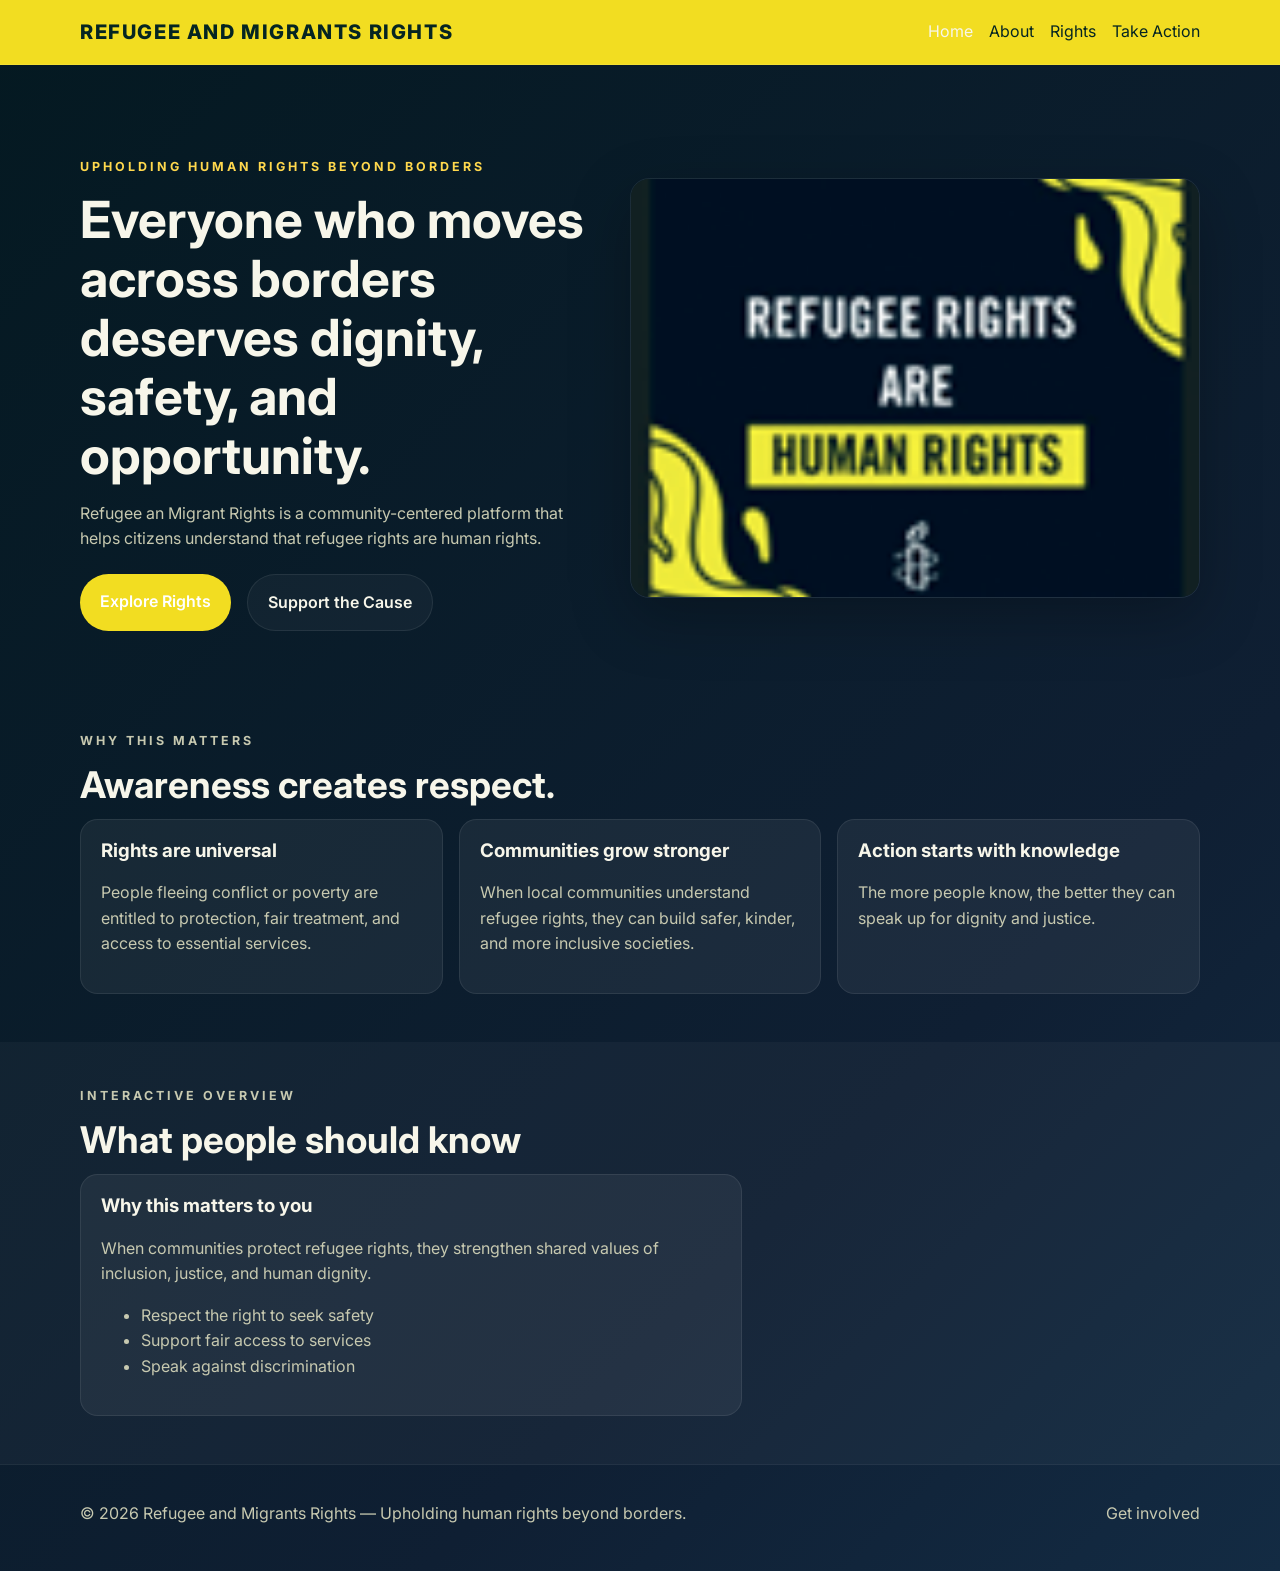
<file: index.html>
<!DOCTYPE html>
<html lang="en">
  <head>
    <meta charset="UTF-8" />
    <meta name="viewport" content="width=device-width, initial-scale=1.0" />
    <title>Refugee and Migrants Rights | Refugee Rights</title>
    <meta
      name="description"
      content="Refugee and Migrants Rights raises awareness that people who migrate from difficult countries have rights, just like local communities."
    />
    <link rel="preconnect" href="https://fonts.googleapis.com" />
    <link rel="preconnect" href="https://fonts.gstatic.com" crossorigin />
    <link
      href="https://fonts.googleapis.com/css2?family=Inter:wght@400;500;600;700;800&display=swap"
      rel="stylesheet"
    />
    <link rel="stylesheet" href="styles.css" />
  </head>
  <body>
    <header class="site-header">
      <div class="container nav-bar">
        <a class="brand" href="index.html">Refugee and Migrants Rights</a>
        <nav class="nav-links" aria-label="Primary Navigation">
          <a href="index.html" class="active">Home</a>
          <a href="about.html">About</a>
          <a href="rights.html">Rights</a>
          <a href="contact.html">Take Action</a>
        </nav>
      </div>
    </header>

    <main>
      <section class="hero">
        <div class="container hero-grid">
          <div class="hero-copy">
            <p class="eyebrow">Upholding human rights beyond borders</p>
            <h1>Everyone who moves across borders deserves dignity, safety, and opportunity.</h1>
            <p class="lead">
              Refugee an Migrant Rights is a community-centered platform that helps citizens understand that refugee rights are human rights.
            </p>
            <div class="hero-actions">
              <a class="button button-primary" href="rights.html">Explore Rights</a>
              <a class="button button-secondary" href="contact.html">Support the Cause</a>
            </div>
          </div>
          <div class="hero-visual">
            <div class="hero-image-wrap">
              <img class="hero-layer blur-layer" src="assets/hero-annex.png.png" alt="" aria-hidden="true" />
              <img class="hero-layer sharp-layer" src="assets/hero-annex.png.png" alt="Refugee rights visual" />
            </div>
          </div>
        </div>
      </section>

      <section class="section">
        <div class="container">
          <div class="section-heading">
            <p class="eyebrow">Why this matters</p>
            <h2>Awareness creates respect.</h2>
          </div>
          <div class="cards">
            <article class="card">
              <h3>Rights are universal</h3>
              <p>People fleeing conflict or poverty are entitled to protection, fair treatment, and access to essential services.</p>
            </article>
            <article class="card">
              <h3>Communities grow stronger</h3>
              <p>When local communities understand refugee rights, they can build safer, kinder, and more inclusive societies.</p>
            </article>
            <article class="card">
              <h3>Action starts with knowledge</h3>
              <p>The more people know, the better they can speak up for dignity and justice.</p>
            </article>
          </div>
        </div>
      </section>

      <section class="section section-alt">
        <div class="container">
          <div class="section-heading">
            <p class="eyebrow">Interactive overview</p>
            <h2>What people should know</h2>
          </div>
          <div class="interactive-panel">
            <div class="info-card">
              <h3>Why this matters to you</h3>
              <p>When communities protect refugee rights, they strengthen shared values of inclusion, justice, and human dignity.</p>
              <ul>
                <li>Respect the right to seek safety</li>
                <li>Support fair access to services</li>
                <li>Speak against discrimination</li>
              </ul>
            </div>
          </div>
        </div>
      </section>

    </main>

    <footer class="site-footer">
      <div class="container footer-content">
        <p>© 2026 Refugee and Migrants Rights — Upholding human rights beyond borders.</p>
        <a href="contact.html">Get involved</a>
      </div>
    </footer>

    <script src="script.js"></script>
    <script>
      if ('serviceWorker' in navigator) {
        navigator.serviceWorker.register('sw.js').catch((error) => {
          console.warn('Service Worker registration failed:', error);
        });
      }
    </script>
  </body>
</html>
</file>
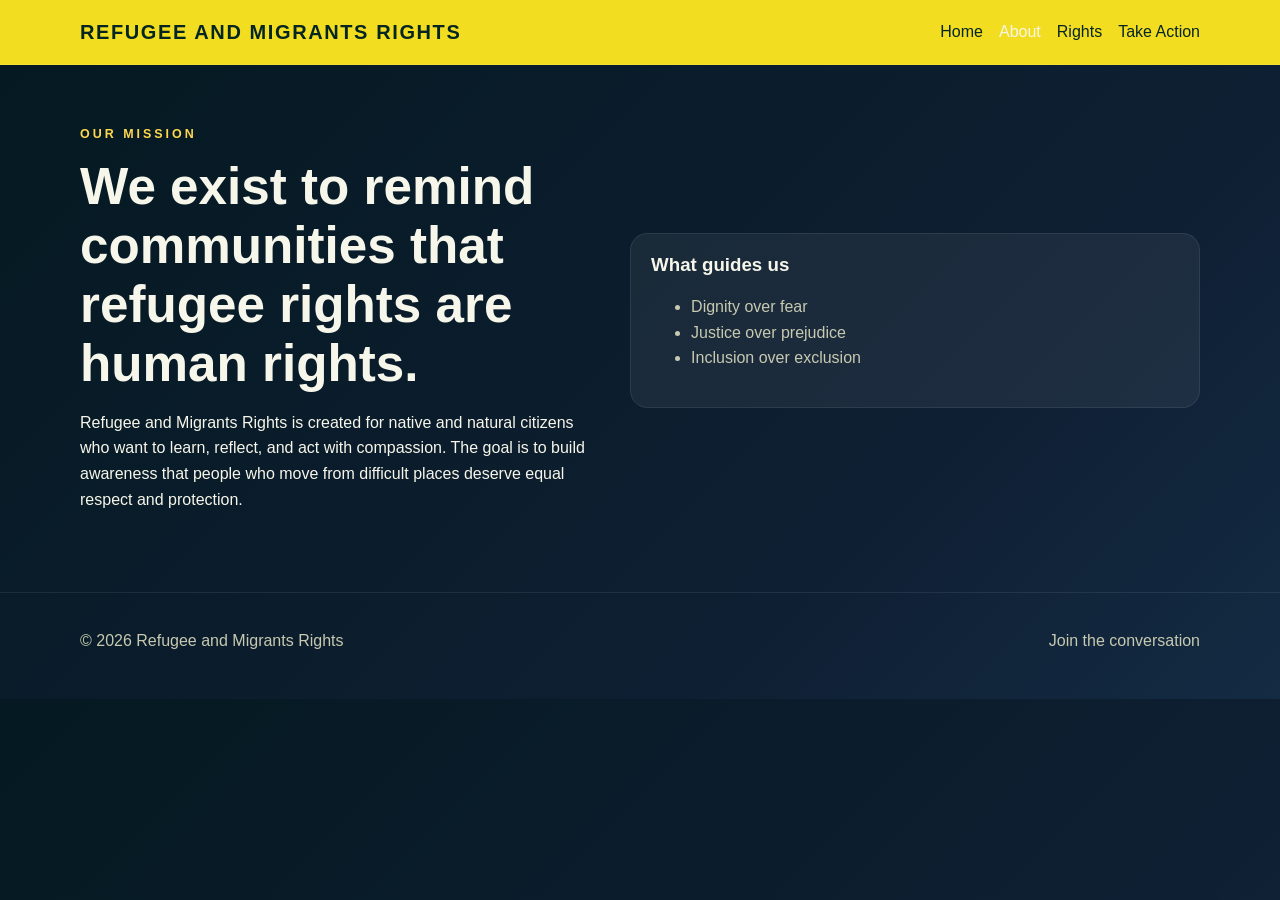
<file: about.html>
<!DOCTYPE html>
<html lang="en">
  <head>
    <meta charset="UTF-8" />
    <meta name="viewport" content="width=device-width, initial-scale=1.0" />
    <title>About Refugee and Migrants Rights</title>
    <link rel="stylesheet" href="styles.css" />
  </head>
  <body>
    <header class="site-header">
      <div class="container nav-bar">
        <a class="brand" href="index.html">Refugee and Migrants Rights</a>
        <nav class="nav-links">
          <a href="index.html">Home</a>
          <a href="about.html" class="active">About</a>
          <a href="rights.html">Rights</a>
          <a href="contact.html">Take Action</a>
        </nav>
      </div>
    </header>

    <main class="page-content">
      <div class="container content-grid">
        <section>
          <p class="eyebrow">Our mission</p>
          <h1>We exist to remind communities that refugee rights are human rights.</h1>
          <p>
            Refugee and Migrants Rights is created for native and natural citizens who want to learn, reflect, and act with compassion. The goal is to build awareness that people who move from difficult places deserve equal respect and protection.
          </p>
        </section>
        <aside class="info-card">
          <h3>What guides us</h3>
          <ul>
            <li>Dignity over fear</li>
            <li>Justice over prejudice</li>
            <li>Inclusion over exclusion</li>
          </ul>
        </aside>
      </div>
    </main>

    <footer class="site-footer">
      <div class="container footer-content">
        <p>© 2026 Refugee and Migrants Rights</p>
        <a href="contact.html">Join the conversation</a>
      </div>
    </footer>
    <script>
      if ('serviceWorker' in navigator) {
        navigator.serviceWorker.register('sw.js').catch((error) => {
          console.warn('Service Worker registration failed:', error);
        });
      }
    </script>
  </body>
</html>
</file>
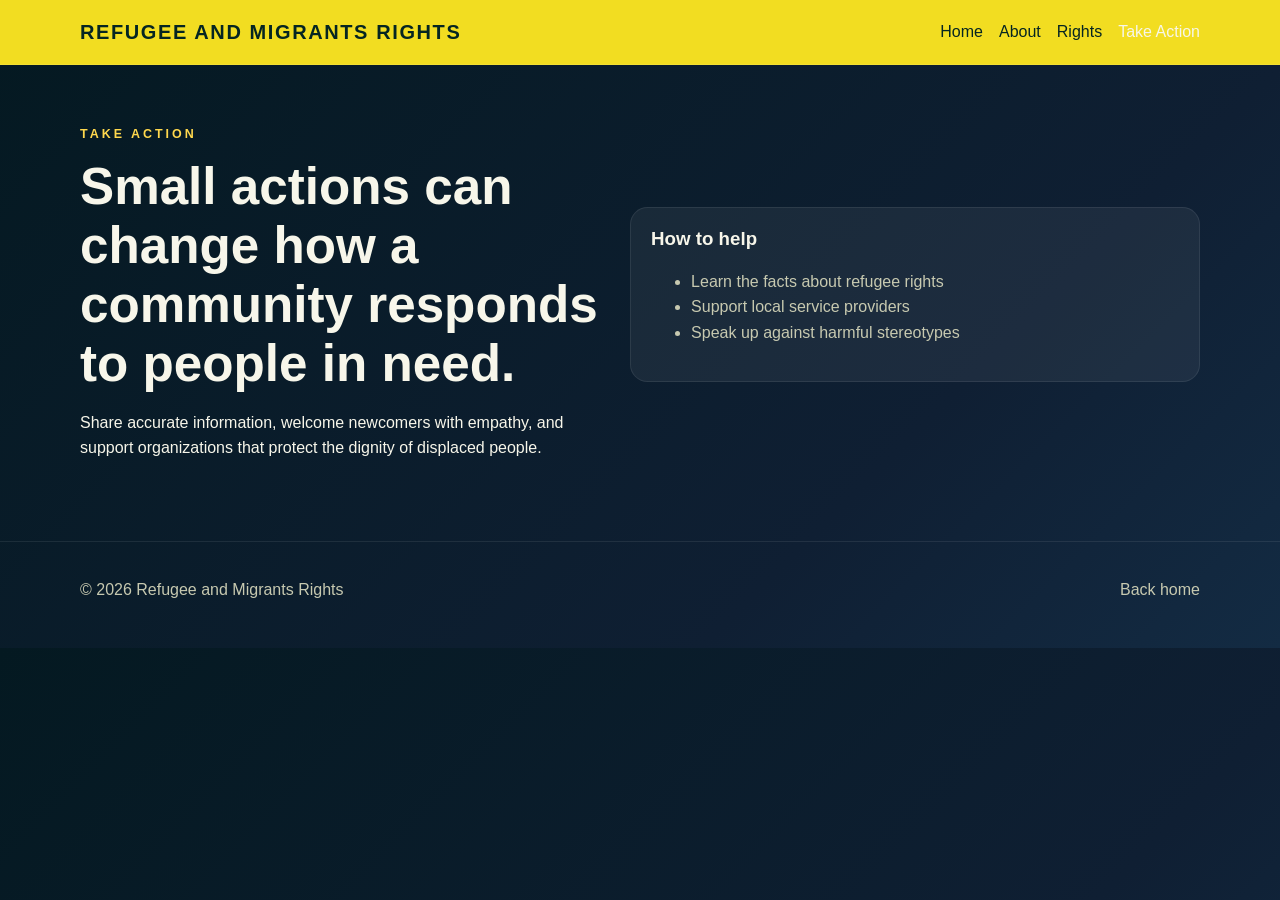
<file: contact.html>
<!DOCTYPE html>
<html lang="en">
  <head>
    <meta charset="UTF-8" />
    <meta name="viewport" content="width=device-width, initial-scale=1.0" />
    <title>Take Action</title>
    <link rel="stylesheet" href="styles.css" />
  </head>
  <body>
    <header class="site-header">
      <div class="container nav-bar">
        <a class="brand" href="index.html">Refugee and Migrants Rights</a>
        <nav class="nav-links">
          <a href="index.html">Home</a>
          <a href="about.html">About</a>
          <a href="rights.html">Rights</a>
          <a href="contact.html" class="active">Take Action</a>
        </nav>
      </div>
    </header>

    <main class="page-content">
      <div class="container content-grid">
        <section>
          <p class="eyebrow">Take action</p>
          <h1>Small actions can change how a community responds to people in need.</h1>
          <p>Share accurate information, welcome newcomers with empathy, and support organizations that protect the dignity of displaced people.</p>
        </section>
        <aside class="info-card">
          <h3>How to help</h3>
          <ul>
            <li>Learn the facts about refugee rights</li>
            <li>Support local service providers</li>
            <li>Speak up against harmful stereotypes</li>
          </ul>
        </aside>
      </div>
    </main>

    <footer class="site-footer">
      <div class="container footer-content">
        <p>© 2026 Refugee and Migrants Rights</p>
        <a href="index.html">Back home</a>
      </div>
    </footer>
    <script>
      if ('serviceWorker' in navigator) {
        navigator.serviceWorker.register('sw.js').catch((error) => {
          console.warn('Service Worker registration failed:', error);
        });
      }
    </script>
  </body>
</html>
</file>
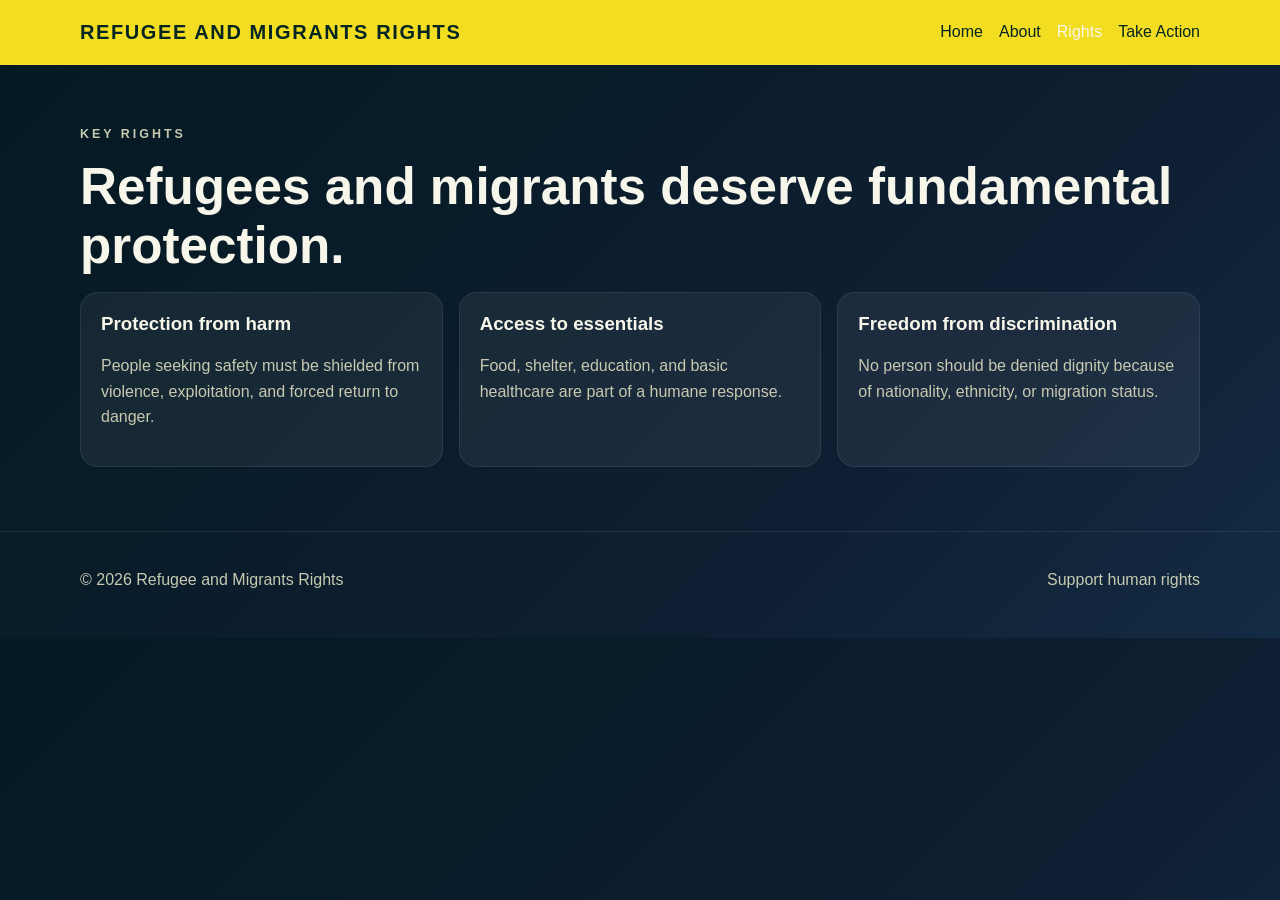
<file: rights.html>
<!DOCTYPE html>
<html lang="en">
  <head>
    <meta charset="UTF-8" />
    <meta name="viewport" content="width=device-width, initial-scale=1.0" />
    <title>Refugee Rights</title>
    <link rel="stylesheet" href="styles.css" />
  </head>
  <body>
    <header class="site-header">
      <div class="container nav-bar">
        <a class="brand" href="index.html">Refugee and Migrants Rights</a>
        <nav class="nav-links">
          <a href="index.html">Home</a>
          <a href="about.html">About</a>
          <a href="rights.html" class="active">Rights</a>
          <a href="contact.html">Take Action</a>
        </nav>
      </div>
    </header>

    <main class="page-content">
      <div class="container">
        <section class="section-heading">
          <p class="eyebrow">Key rights</p>
          <h1>Refugees and migrants deserve fundamental protection.</h1>
        </section>
        <div class="cards">
          <article class="card">
            <h3>Protection from harm</h3>
            <p>People seeking safety must be shielded from violence, exploitation, and forced return to danger.</p>
          </article>
          <article class="card">
            <h3>Access to essentials</h3>
            <p>Food, shelter, education, and basic healthcare are part of a humane response.</p>
          </article>
          <article class="card">
            <h3>Freedom from discrimination</h3>
            <p>No person should be denied dignity because of nationality, ethnicity, or migration status.</p>
          </article>
        </div>
      </div>
    </main>

    <footer class="site-footer">
      <div class="container footer-content">
        <p>© 2026 Refugee and Migrants Rights</p>
        <a href="contact.html">Support human rights</a>
      </div>
    </footer>
    <script>
      if ('serviceWorker' in navigator) {
        navigator.serviceWorker.register('sw.js').catch((error) => {
          console.warn('Service Worker registration failed:', error);
        });
      }
    </script>
  </body>
</html>
</file>
<file: styles.css>
:root {
  --bg: #041921; /* deep teal/near-black from image */
  --surface: #072826;
  --surface-2: #0b3430;
  --text: #f7f6ea; /* soft off-white */
  --muted: #c7c9b0;
  --accent: #f2dd21; /* bright yellow from image */
  --accent-2: #ffd84d; /* lighter yellow accent */
  --border: rgba(255,255,255,0.08);
}

* { box-sizing: border-box; }
body {
  margin: 0;
  font-family: 'Inter', sans-serif;
  color: var(--text);
  background: linear-gradient(135deg, var(--bg), #0f1f33 70%, #132b43);
  line-height: 1.6;
}
a { color: inherit; text-decoration: none; }
img { max-width: 100%; display: block; }
.container { width: min(1120px, calc(100% - 2rem)); margin: 0 auto; }
.site-header {
  position: sticky; top: 0; z-index: 10; backdrop-filter: blur(10px);
  background: var(--accent); border-bottom: 1px solid var(--border);
  color: #052522; /* dark text for contrast on yellow */
}
.site-header .brand, .site-header .nav-links { color: #052522; }
.nav-bar { display: flex; justify-content: space-between; align-items: center; padding: 1rem 0; }
.brand { font-weight: 800; font-size: 1.25rem; letter-spacing: 0.08em; text-transform: uppercase; }
.nav-links { display: flex; gap: 1rem; color: var(--muted); }
.nav-links a.active, .nav-links a:hover { color: var(--text); }
.hero { padding: 5rem 0 3.5rem; }
.hero-grid, .content-grid { display: grid; grid-template-columns: 1fr 1.1fr; gap: 2rem; align-items: center; }
.eyebrow { text-transform: uppercase; letter-spacing: 0.24em; color: var(--accent-2); font-weight: 700; font-size: 0.78rem; margin-bottom: 0.8rem; }
h1, h2, h3 { line-height: 1.15; margin-top: 0; }
h1 { font-size: clamp(2rem, 4vw, 3.4rem); margin-bottom: 1rem; }
h2 { font-size: clamp(1.6rem, 3vw, 2.3rem); margin-bottom: 0.8rem; }
.lead, .card p, .info-card p, .info-card li, .section-heading p { color: var(--muted); }
.hero-actions { display: flex; gap: 1rem; flex-wrap: wrap; margin-top: 1.4rem; }
.button {
  padding: 0.9rem 1.25rem; border-radius: 999px; display: inline-block; font-weight: 600;
  transition: transform 0.2s ease, background-color 0.2s ease;
}
.button:hover { transform: translateY(-2px); }
.button-primary { background: var(--accent); color: white; }
.button-secondary { border: 1px solid var(--border); background: rgba(255,255,255,0.04); }
.hero-image-wrap {
  position: relative;
  width: 100%;
  height: 420px; /* fixed visual height similar to original */
  overflow: hidden;
  border-radius: 1.2rem;
  border: 1px solid var(--border);
  box-shadow: 0 20px 60px rgba(0,0,0,0.25);
}
.hero-image-wrap .hero-layer {
  position: absolute;
  inset: 0;
  width: 100%;
  height: 100%;
  display: block;
  object-fit: cover;
  object-position: center center;
}
.hero-image-wrap .blur-layer {
  filter: blur(0.6px) saturate(0.98);
  transform: scale(1.01);
  opacity: 0.45;
  z-index: 1;
}
.hero-image-wrap .sharp-layer {
  filter: contrast(1.03) saturate(1.02);
  z-index: 2;
}
.section { padding: 2rem 0 3rem; }
.section-alt { background: rgba(255,255,255,0.03); }
.cards { display: grid; grid-template-columns: repeat(3, minmax(0,1fr)); gap: 1rem; }
.card, .info-card, .chart-card {
  background: rgba(255,255,255,0.06); border: 1px solid var(--border); border-radius: 1.1rem; padding: 1.25rem;
}
.interactive-panel { display: grid; grid-template-columns: 1.2fr 0.8fr; gap: 1rem; }
.chart-legend { display: flex; justify-content: space-between; align-items: center; margin-bottom: 1rem; }
.mini-button { border: 0; border-radius: 999px; padding: 0.6rem 0.8rem; cursor: pointer; background: var(--accent-2); color: #032322; font-weight: 700; }
.bar-row { display: grid; grid-template-columns: 90px 1fr; align-items: center; margin-bottom: 0.75rem; gap: 0.7rem; }
.bar-track { height: 12px; background: rgba(255,255,255,0.12); border-radius: 999px; overflow: hidden; }
.bar-fill { height: 100%; width: 0; background: linear-gradient(90deg, var(--accent-2), var(--accent)); transition: width 0.8s ease; }
.page-content { padding: 3rem 0 4rem; }
.site-footer { border-top: 1px solid var(--border); padding: 1.2rem 0 1.8rem; }
.footer-content { display: flex; justify-content: space-between; align-items: center; color: var(--muted); }
@media (max-width: 820px) {
  .hero-grid, .content-grid, .interactive-panel, .cards { grid-template-columns: 1fr; }
  .nav-links { gap: 0.7rem; font-size: 0.95rem; }
  .hero-image-wrap { height: 260px; }
}
</file>
